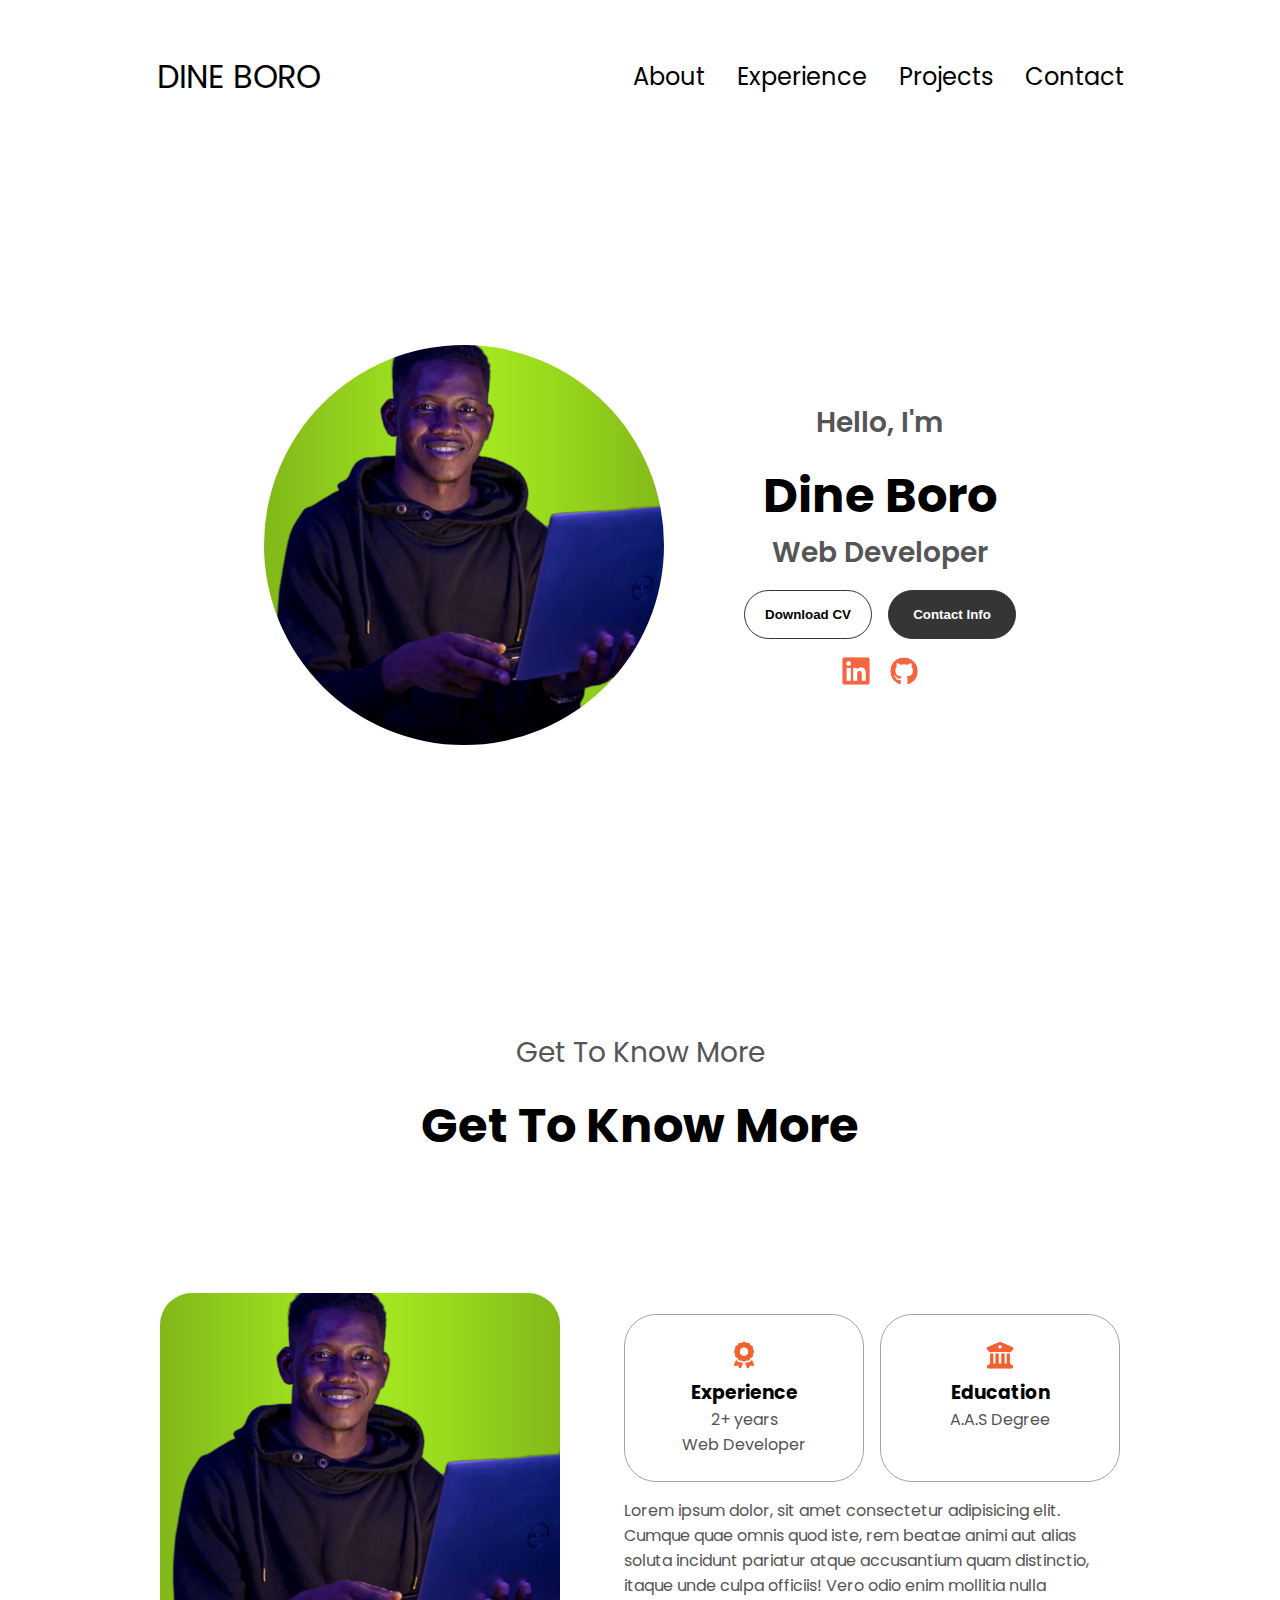
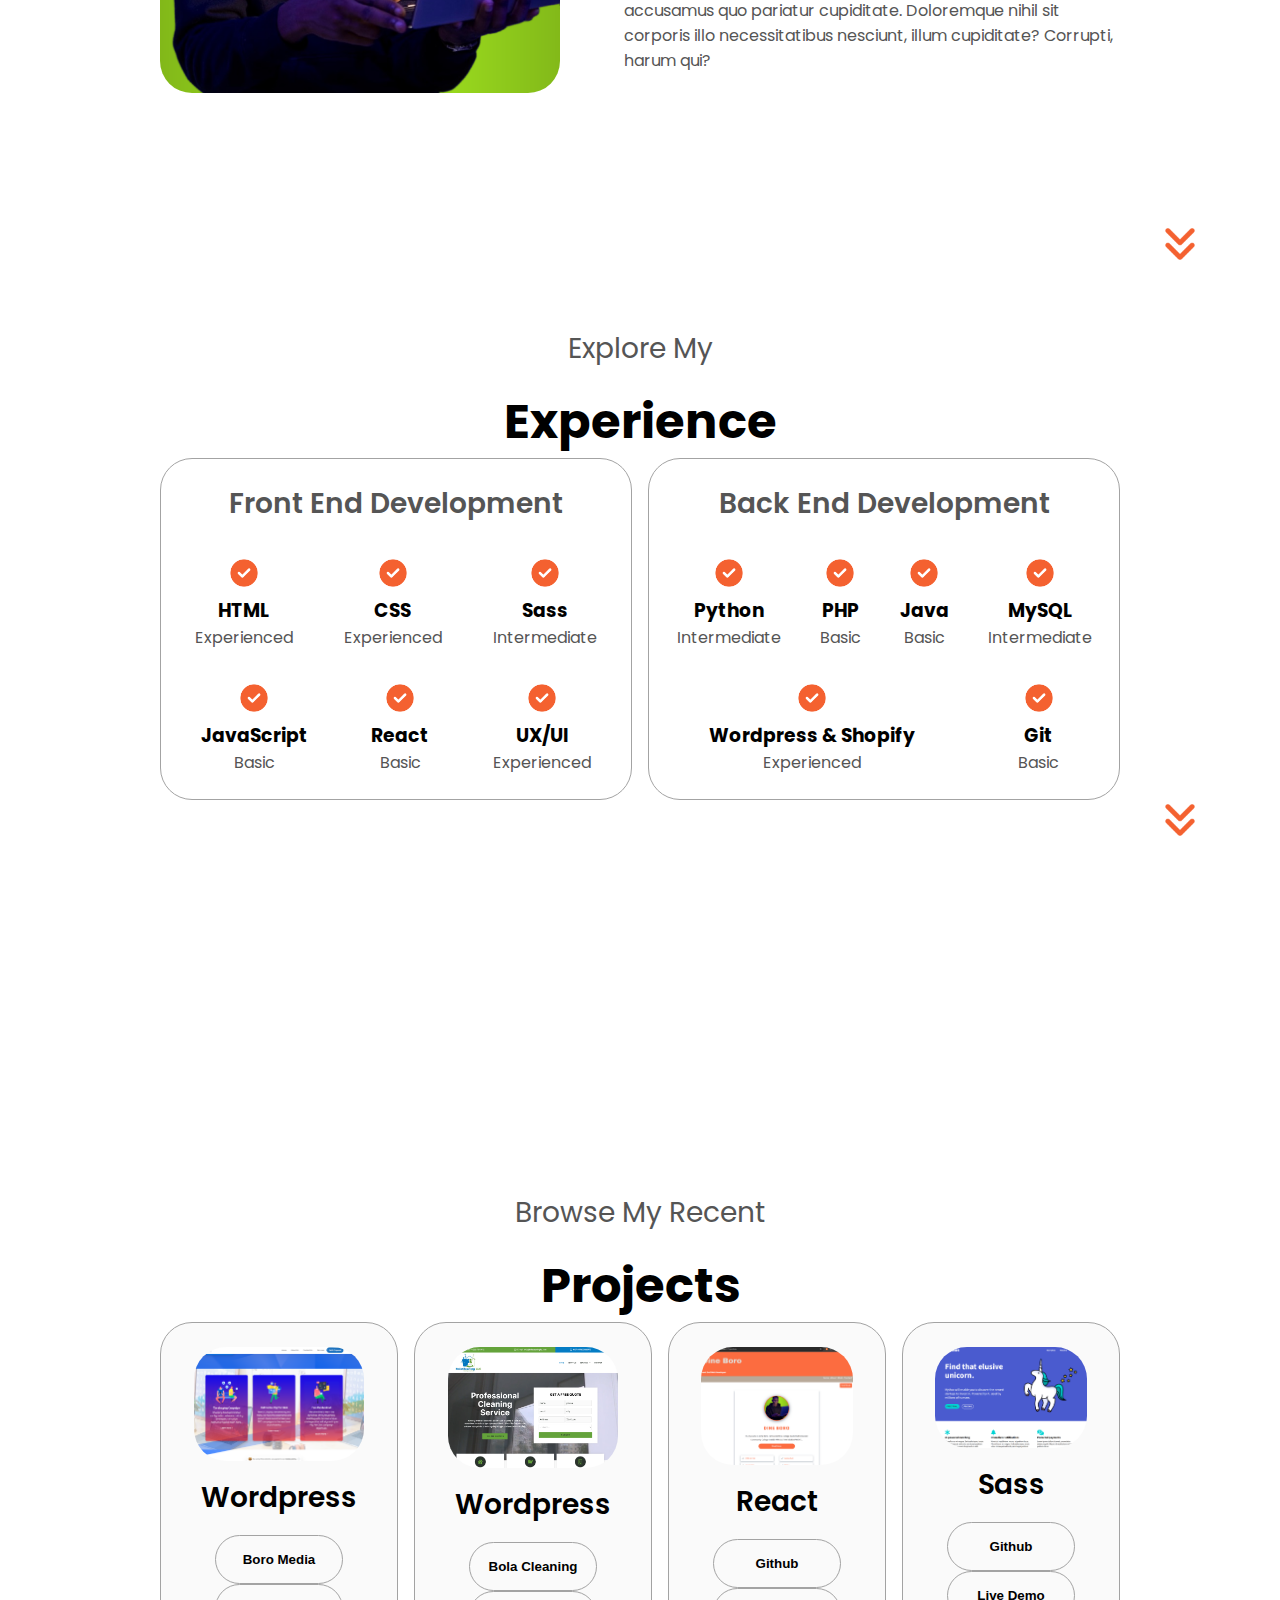
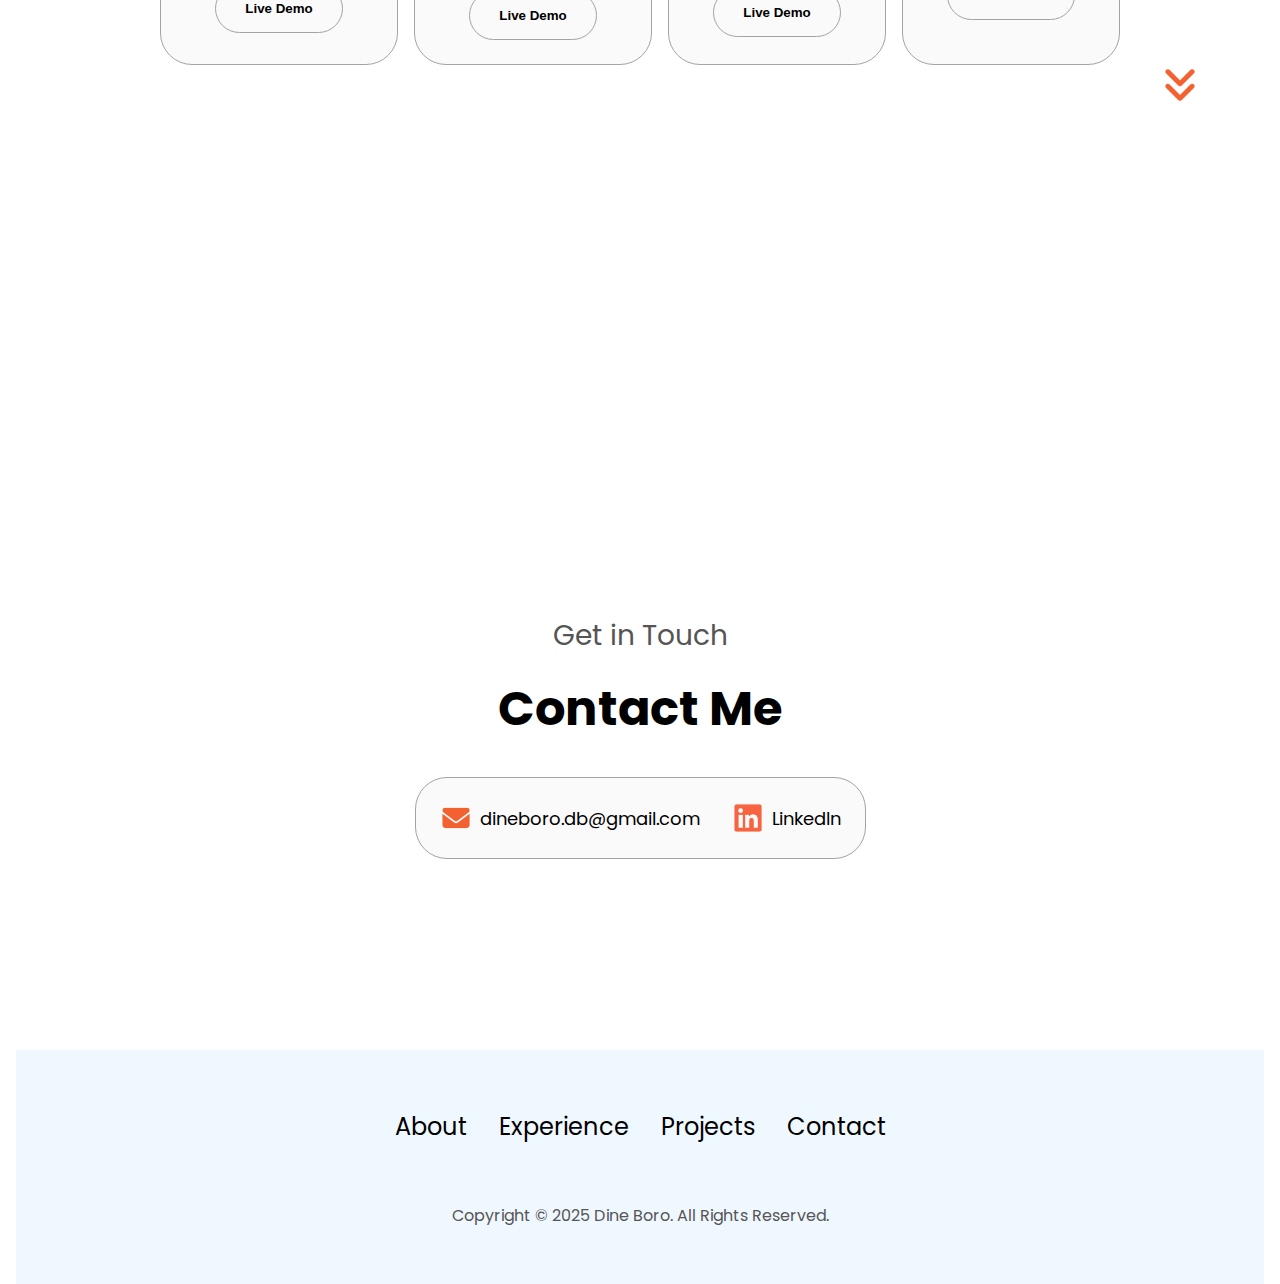
<file: index.html>
<!DOCTYPE html>
<html lang="en">
<head>
    <meta charset="UTF-8">
    <meta name="viewport" content="width=device-width, initial-scale=1.0">
    <title>My portfolio</title>
    <link rel="stylesheet" href="style.css">
    <link rel="stylesheet" href="mediaqueries.css">
</head>
<body>
    <nav id="desktop-nav">
        <div class="logo">DINE BORO</div>
        <div class="nav-list">
            <ul class="nav-links">
                <li><a href="#about">About</a></li>
                <li><a href="#experience">Experience</a></li>
                <li><a href="#projects">Projects</a></li>
                <li><a href="#contact">Contact</a></li>
            </ul>
        </div>
    </nav>
    <nav id="hamburger-nav">
        <div class="logo">DINE BORO</div>
        <div class="hamburger-menu">
            <div class="hamburger-icon" onclick="toggleMenu()">
                <span></span>
                <span></span>
                <span></span>
            </div>
            <div class="menu-links">
                <li><a href="#about" onclick="toggleMenu()">About</a></li>
                <li><a href="#experience" onclick="toggleMenu()">Experience</a></li>
                <li><a href="#projects" onclick="toggleMenu()">Projects</a></li>
                <li><a href="#contact" onclick="toggleMenu()">Contact</a></li>
            </div>
        </div>
    </nav>
    <section id="profile">
        <div class="section__pic-container">
            <img src="./assets/my_portrait.PNG" alt="Nourou Dine Profile pic" class="pic1">
        </div>
        <div class="section__text">
            <p class="section__text__p1">Hello, I'm</p>
            <h1 class="title">Dine Boro</h1>
            <p class="section__text__p2">Web Developer</p>
            <div class="btn-container">
                <button class="btn btn-color-2" onclick="window.open('./assets/db_resume.pdf')">
                    Download CV
                </button>
                
                <button class="btn btn-color-1" onclick="location.href='./#contact'">
                    Contact Info
                </button>
            </div>
            <div id="socials-container">
                <img src="./assets/linkedin.png" alt="linkedin profile" class="icon" onclick="location.href= 'https://www.linkedin.com/in/dineboro/'">

                <img src="./assets/github.png" alt="Github profile" class="icon" onclick="location.href= 'https://github.com/dineboro'">

            </div>
        </div>
    </section>
    <section id="about">
        <p class="section__text__p1">Get To Know More</p>
        <h1 class="title">Get To Know More</h1>
        <div class="section-container">
            <div class="section__pic-container">
                <img 
                src="./assets/my_portrait.PNG" 
                alt="profile picture"
                class="about-pic">
            </div>
            <div class="about-details-container">
                <div class="about-containers">
                    <div class="details-container">
                        <img src="./assets/experience.png" alt="experience icon" class="icon">
                        <h3>Experience</h3>
                        <p>2+ years <br> Web Developer </p>
                    </div>
                    <div class="details-container">
                        <img src="./assets/education.png" alt="education icon" class="icon">
                        <h3>Education</h3>
                        <p>A.A.S Degree</p>
                    </div>
                </div>
                <div class="text-container">
                    <p>Lorem ipsum dolor, sit amet consectetur adipisicing elit. Cumque quae omnis quod iste, rem beatae animi aut alias soluta incidunt pariatur atque accusantium quam distinctio, itaque unde culpa officiis! Vero odio enim mollitia nulla accusamus quo pariatur cupiditate. Doloremque nihil sit corporis illo necessitatibus nesciunt, illum cupiditate? Corrupti, harum qui?</p>
                </div>
            </div>
        </div>
        <img src="./assets/arrow.png" alt="arrow icon" class="arrow" onclick="location.href='./#experience'">
    </section>
    <section id="experience">
        <p class="section__text__p1">Explore My</p>
        <h1 class="title">Experience</h1>
        <div class="experience-details-container">
            <div class="about-containers">
                <div class="details-container">
                    <h2 class="experience-sub-title">Front End Development</h2>
                    <div class="article-container">
                        <article>
                            <img src="./assets/checkmark.png" alt="Experince icon" class="icon">
                            <div>
                                <h3>HTML</h3>
                                <p>Experienced</p>
                            </div>
                        </article>
                        <article>
                            <img src="./assets/checkmark.png" alt="Experince icon" class="icon">
                            <div>
                                <h3>CSS</h3>
                                <p>Experienced</p>
                            </div>
                        </article>
                        <article>
                            <img src="./assets/checkmark.png" alt="Experince icon" class="icon">
                            <div>
                                <h3>Sass</h3>
                                <p>Intermediate</p>
                            </div>
                        </article>
                        <article>
                            <img src="./assets/checkmark.png" alt="Experince icon" class="icon">
                            <div>
                                <h3>JavaScript</h3>
                                <p>Basic</p>
                            </div>
                        </article>
                        <article>
                            <img src="./assets/checkmark.png" alt="Experince icon" class="icon">
                            <div>
                                <h3>React</h3>
                                <p>Basic</p>
                            </div>
                        </article>
                        <article>
                            <img src="./assets/checkmark.png" alt="Experince icon" class="icon">
                            <div>
                                <h3>UX/UI</h3>
                                <p>Experienced</p>
                            </div>
                        </article>
                    </div>
                </div>
                <div class="details-container">
                    <h2 class="experience-sub-title">Back End Development</h2>
                    <div class="article-container">
                        <article>
                            <img src="./assets/checkmark.png" alt="Experince icon" class="icon">
                            <div>
                                <h3>Python</h3>
                                <p>Intermediate</p>
                            </div>
                        </article>
                        <article>
                            <img src="./assets/checkmark.png" alt="Experince icon" class="icon">
                            <div>
                                <h3>PHP</h3>
                                <p>Basic</p>
                            </div>
                        </article>
                        <article>
                            <img src="./assets/checkmark.png" alt="Experince icon" class="icon">
                            <div>
                                <h3>Java</h3>
                                <p>Basic</p>
                            </div>
                        </article>
                        <article>
                            <img src="./assets/checkmark.png" alt="Experince icon" class="icon">
                            <div>
                                <h3>MySQL</h3>
                                <p>Intermediate</p>
                            </div>
                        </article>
                        <article>
                            <img src="./assets/checkmark.png" alt="Experince icon" class="icon">
                            <div>
                                <h3>Wordpress & Shopify</h3>
                                <p>Experienced</p>
                            </div>
                        </article>
                        <article>
                            <img src="./assets/checkmark.png" alt="Experince icon" class="icon">
                            <div>
                                <h3>Git</h3>
                                <p>Basic</p>
                            </div>
                        </article>
                    </div>
                </div>
            </div>
        </div>
        <img src="./assets/arrow.png" alt="arrow icon" class="arrow" onclick="location.href='./#projects'">
    </section>
    <section id="projects">
        <p class="section__text__p1"> Browse My Recent</p>
        <h1 class="title">Projects</h1>
        <div class="experience-details-container">
            <div class="about-containers">
            <div class="details-container color-container">
                <div class="article-container">
                    <img src="./assets/project1.png" alt="project 1" class="project-img" >
                </div>
                <h2 class="experience-sub-title project-title">Wordpress</h2>
                <div class="btn-conatiner">
                    <button class="btn btn-color-2 project-btn" onclick="location.href='https://boromediaa.com/'">Boro Media
                    </button>
                    <button class="btn btn-color-2 project-btn" onclick="location.href='https://boromediaa.com/'">Live Demo
                    </button>
                </div>
            </div>
            <div class="details-container color-container">
                <div class="article-container">
                    <img src="./assets/project2.png" alt="project 2" class="project-img" >
                </div>
                <h2 class="experience-sub-title project-title">Wordpress</h2>
                <div class="btn-conatiner">
                    <button class="btn btn-color-2 project-btn">
                        Bola Cleaning
                    </button>
                    <button class="btn btn-color-2 project-btn" onclick="location.href='https://bolacleaningllc.com/'">Live Demo
                    </button>
                </div>
            </div>
            <div class="details-container color-container">
                <div class="article-container">
                    <img src="./assets/project3.png" alt="project 3" class="project-img" >
                </div>
                <h2 class="experience-sub-title project-title">React</h2>
                <div class="btn-conatiner">
                    <button class="btn btn-color-2 project-btn" onclick="location.href='https://github.com/dineboro'">Github
                    </button>
                    <button class="btn btn-color-2 project-btn" onclick="location.href='https://boromediaa.com/'">Live Demo
                    </button>
                </div>
            </div>
            <div class="details-container color-container">
                <div class="article-container">
                    <img src="./assets/project4.png" alt="project 4" class="project-img" >
                </div>
                <h2 class="experience-sub-title project-title">Sass</h2>
                <div class="btn-conatiner">
                    <button class="btn btn-color-2 project-btn" onclick="location.href='https://github.com/dineboro'">
                        Github
                    </button>
                    <button class="btn btn-color-2 project-btn" onclick="location.href='https://boromediaa.com/'">Live Demo
                    </button>
                </div>
            </div>
            </div>
        </div>
        <img src="./assets/arrow.png" alt="arrow icon" class="arrow" onclick="location.href='./#contact'">
    </section>
    <section id="contact">
        <p class="section__text__p1">Get in Touch</p>
        <h1 class="title">Contact Me</h1>
        <div class="contact-info-upper-container">
            <div class="contact-info-container">
                <img src="./assets/email.png" alt="Email Icon" class="icon contact-icon">
                <p><a href="mailto:examplemail@gmail.com">dineboro.db@gmail.com</a></p>
            </div>
            <div class="contact-info-container">
                <img src="./assets/linkedin.png" alt="linkedin Icon" class="icon contact-icon">
                <p><a href="https://www.linkedin.com/in/dineboro/">LinkedIn</a></p>
            </div>
        </div>

    </section>
    <footer>
        <nav>
            <div class="nav-links-container">
                <ul class="nav-links">
                <li><a href="#about">About</a></li>
                <li><a href="#experience">Experience</a></li>
                <li><a href="#projects">Projects</a></li>
                <li><a href="#contact">Contact</a></li>
            </ul>
            </div>
        </nav>
        <p>Copyright &#169; 2025 Dine Boro. All Rights Reserved.</p>
    </footer>
    <script src="script.js"></script>
</body>
</html>
</file>
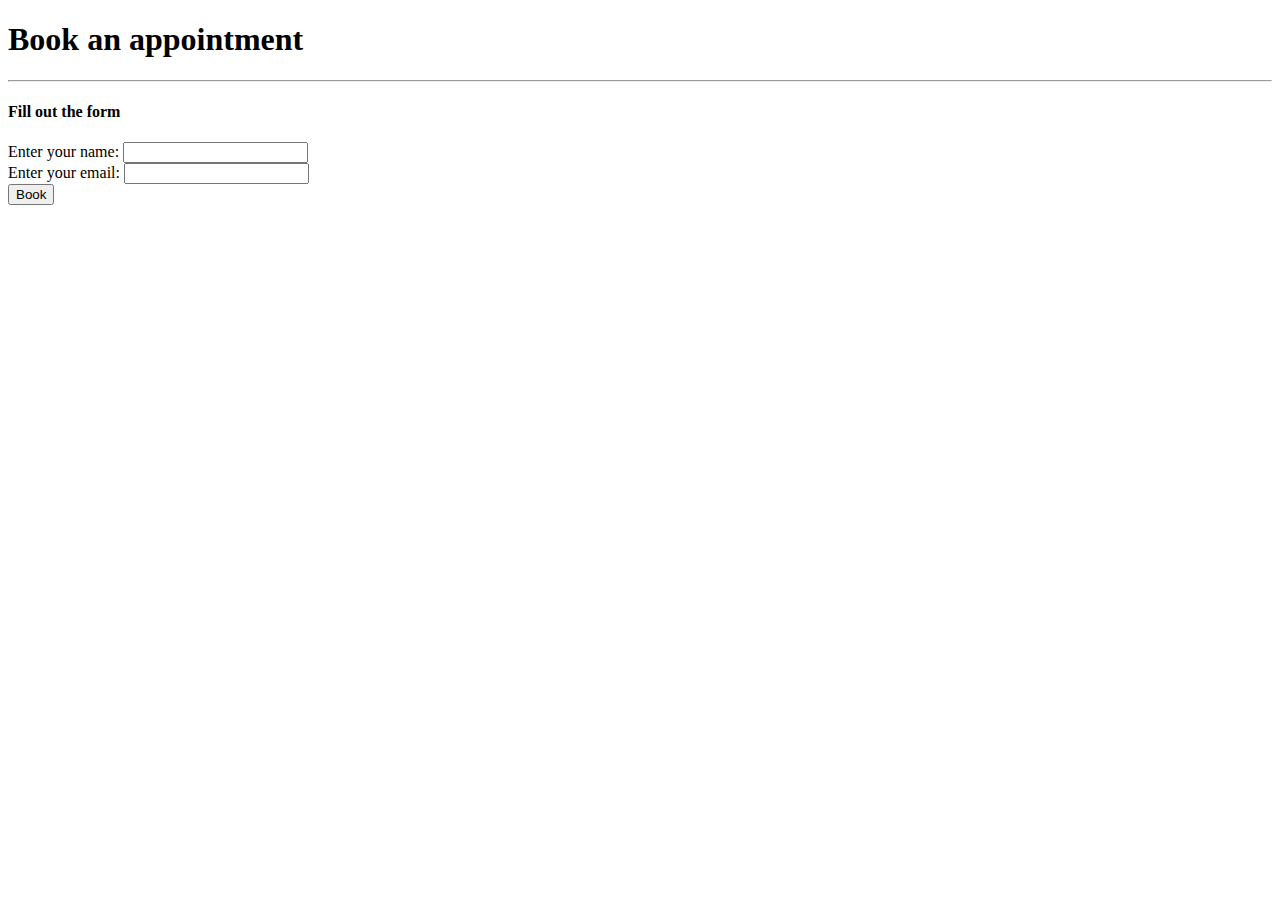
<file: form.html>
<!DOCTYPE html>
<html lang="en">
<head>
    <meta charset="UTF-8">
    <meta name="viewport" content="width=>, initial-scale=1.0">
    <title>Document</title>
</head>
<body>
    <header>
        <h1>Book an appointment</h1>
        <hr>
        <h4>Fill out the form</h4>
    </header>
    <form>
        <div class="form-example">
            <label for="name">Enter your name:</label>
            <input type="text" name="name" id="name" required/>
        </div>
        <div class="form-example">
            <label for="email">Enter your email:</label>
            <input type="email" name="email" id="email" required/>
        </div>
        <div class="form-example">
            <input type="submit" value="Book"/>
        </div>
    </form>
</body>
</html>
</file>
<file: style.css>
/* color code rgba(244, 97, 48, 1) */
/* GENERAL */


@import url('https://fonts.googleapis.com/css2?family=Poppins:ital,wght@0,100;0,200;0,300;0,400;0,500;0,600;0,700;0,800;0,900;1,100;1,200;1,300;1,400;1,500;1,600;1,700;1,800;1,900&display=swap');

*{
    margin: 0;
    padding: 0;
}

body{
    font-family:'Poppins', sans-serif;
}

html{
    scroll-behavior: smooth;
}

p{
    color: rgb(85, 85, 85);
}

/* TRANSITION */

a, .btn{
    transition: all 300ms ease;
}

/* DESKTOP NAV */

nav, .nav-links{
    display: flex;
}

nav{
    justify-content: space-around;
    align-items: center;
    height: 17vh;
}

.nav-links{
    gap: 2rem;
    list-style: none;
    font-size: 1.5rem;
}

a{
    color: black;
    text-decoration: none;
    text-decoration-color: white;
}

a:hover{
    color: grey;
    text-decoration: underline;
    text-underline-offset: 1rem;
    text-decoration-color: rgb(181, 181, 181) ;
}

.logo{
    font-size: 2rem;
}

.logo:hover{
    cursor: default;
}

/* HAMBURGER MENU */
#hamburger-nav{
    display: none;
}

.hamburger-menu {
    position: relative;
    display: inline-block;
}

.hamburger-icon {
    display: flex;
    flex-direction: column;
    justify-content: space-between;
    height: 24px;
    width: 30px;
    cursor: pointer;
}

.hamburger-icon span {
    width: 100%;
    height: 2px;
    background-color: black;
    transition: all 0.3 ease-in-out;
}

.menu-links{
    position: absolute;
    top: 100%;
    right: 0;
    background-color: white;
    width: fit-content;
    max-height: 0;
    overflow: hidden;
    transition: all 0.3 ease-in-out;
}

.menu-links a{
    display: block;
    padding: 10px;
    text-align: center;
    font-size: 1.5rem;
    color: black;
    text-decoration: none;
    transition: all 0.3 ease-in-out ;
}

.menu-links li{
    list-style: none;
}

.menu-links.open{
    max-height: 300px;
}

.hamburger-icon.open span:first-child {
    transform: rotate(45deg) translate(10px, 5px);
}
.hamburger-icon.open span:nth-child(2) {
    opacity: 0;
}
.hamburger-icon.open span:last-child {
    transform: rotate(-45deg) translate(10px, -5px);
}

.hamburger-icon span:first-child {
    transform: none;
}

.hamburger-icon span:first-child {
    opacity: 1;
}

.hamburger-icon span:first-child {
    transform: none;
}

/* SECTIONS */
section{
    padding-top: 4vh;
    height: 96vh;
    margin: 0 10rem;
    box-sizing: border-box;
    min-height: fit-content;

}

.section-container{
    display: flex;
}

/* PROFILE SECTION */

#profile{
    display: flex;
    justify-content: center;
    gap: 5rem;
    height: 80vh;
}

.section__pic-container{
    display: flex;
    height: 400px;
    width: 400px;
    margin: auto 0;
}

.pic1{
    border-radius: 50%;
}
.section__text{
    align-self: center;
    text-align: center;
}

.section__text p{
    font-weight: 600;

}

.section__text__p1{
    text-align: center;
    font-size: 1.75rem;
    margin-bottom: 1rem;
}
.section__text__p2{
    font-size: 1.75rem;
    margin-bottom: 1rem;
}

.title{
    font-size: 3rem;
    text-align: center;
}

#socials-container{
    display: flex;
    justify-content: center;
    margin-top: 1rem;
    gap: 1rem;
}

/* ICONS */

.icon{
    cursor: pointer;
    height: 2rem;
}

/* BUTTONS */

.btn-container{
    display: flex;
    justify-content: center;
    gap: 1rem;
}

.btn{
    font-weight: 600;
    transition: all 300ms ease;
    padding: 1rem;
    width: 8rem;
    border-radius:2rem ;
}

.btn-color-1, .btn-color-2{
    border: rgb(53, 53, 53) 0.1rem solid;
}

.btn-color-1:hover, 
.btn-color-2:hover{
    cursor: pointer;
}

.btn-color-1, 
.btn-color-2:hover{
    background: rgb(53, 53, 53);
    color: white;
}

.btn-color-1:hover{
    background: rgb(0, 0, 0);
}

.btn-color-2{
    background:none ;
}

.btn-color-2:hover{
    border: rgb(255, 255, 255) 0.1rem solid;
}

.btn-container{
    gap: 1rem;
}


/* ABOUT SECTION */

#about{
    gap: 2rem;
    margin-bottom: 2rem;
    margin-top: 2rem;
}

.about-details-container{
    justify-content: center;
    flex-direction: column;
}

.about-containers,
.about-details-container{
    display: flex;
    gap: 1rem;
}

.about-pic{
    border-radius: 2rem;
}

.arrow{
    position: absolute;
    right: 5rem;
    width: 40px;
}

.details-container{
    /* margin: 8rem; */
    padding: 1.5rem;
    flex: 1;
    background: white;
    border-radius: 2rem;
    border: rgb(53, 53, 53) 0.1rem solid;
    border-color: rgb(163, 163, 163);
    text-align: center;
}

.section-container{
    gap: 4rem;
    height:80% ;
}

.section__pic-container{
    height:400px;
    width: 400px;
    margin: auto 0;
}

/* EXPERIENCE SECTION */
/* #experience{
    position: relative;
} */

.experience-sub-title{
    color: rgb(85, 85, 85);
    font-weight: 600;
    font-size: 1.75rem;
    margin-bottom: 2rem;
}

.experience-details-container{
    display: flex;
    justify-content: center;
    flex-direction: column;
}

.article-container{
    display: flex;
    text-align: center;
    flex-wrap: wrap;
    flex-direction: row;
    gap: 2rem;
    justify-content: space-around;
}

.article{
    display: flex;
    width: 10rem;
    justify-content: space-around;
    gap: 0.5rem;
}

.arcticle .icon{
    cursor: default;
}

/* PROJECTS SECTION */

.color-container{
    border-color: rgb(163, 163, 163);
    background: rgb(250, 250, 250);

}

.project-img{
    border-radius: 2rem;
    width: 90%;
    height: 90%;
}

.project-title{
    margin: 1rem;
    color: black;
}

.project-btn{
    color: black;
    border-color: rgb(163, 163, 163);
}

/* CONTACT SECTION */
#contact{
    display: flex;
    justify-content: center;
    flex-direction: column;
    height: 70vh;
}

.contact-info-upper-container{
    display: flex;
    justify-content: center;
    border-radius: 2rem;
    border: rgb(53, 53, 53) 0.1rem solid;
    border-color: rgb(163, 163, 163);
    background: rgb(250, 250, 250);
    margin: 2rem auto;
    padding: 0.5rem;

}

.contact-info-container{
    display: flex;
    align-items: center;
    justify-content: center;
    gap: 0.5rem;
    margin: 1rem;
}

.contact-info-container p{
    font-size: large;
}

.contact-icon{
    cursor: default;
}

/* FOOTER SECTION */

footer{
    height:26vh;
    margin: 0 1rem;
    background-color: aliceblue;
}

footer p{
    text-align: center;
}
</file>
<file: mediaqueries.css>
@media screen and (max-width:1400px) {
    #profile{
        height: 83vh;
        margin-bottom: 6rem ;
    }
    .about-containers{
        flex-wrap: wrap;
    }
}

@media screen and (max-width:1200px) {
    #desktop-nav{
        display: none;
    }
    #hamburger-nav{
        display: flex;
    }
    #experience, 
    .experience-details-container{
        margin-top: 2rem;
    }

    #profile, 
    .section-container{
        display: block;
    }

    .arrow{
        display: none;
    }

    section,
    .section-container{
        height: fit-content;
    }

    section{
        margin: 0 5%;
    }

    .section__pic-container{
        width: 275px;
        height: 275px;
        margin: 0 auto 2rem;
    }

    .about-containers{
        margin-top: 0;
    }

}

@media screen and (max-width:600px) {
   #contact,
   footer{
    height: 40vh;
   }

   #profile{
    height: 83vh;
    margin-bottom: 0;
   }
   article{
    font-size: 1rem;
   }
   footer nav{
    height: fit-content;
    margin-bottom: 2rem;
   }
   .about-containers,
   .contact-info-upper-container,
   .btn-container{
    flex-wrap: wrap;
   }

   .contact-info-container{
    margin: 0;

   }

   .contact-info-container p,
   .nav-links li a{
    font-size: 1rem;
   }

   .experience-sub-title{
    font-size: 1,25rem;
   }

   .logo{
    font-size: 1.5rem;
   }

   .nav-links{
    flex-direction: column;
    gap: 0.5rem;
    text-align: center;
   }
   .section__pic-container{
    width: auto;
    height: 46vh;
    justify-content: center;
   }
   .section__text__p2{
    font-size: 1.25rem;
   }

   .title{
    font-size: 2rem;
   }
   .text-container{
    text-align: justify;
   }
}
</file>
